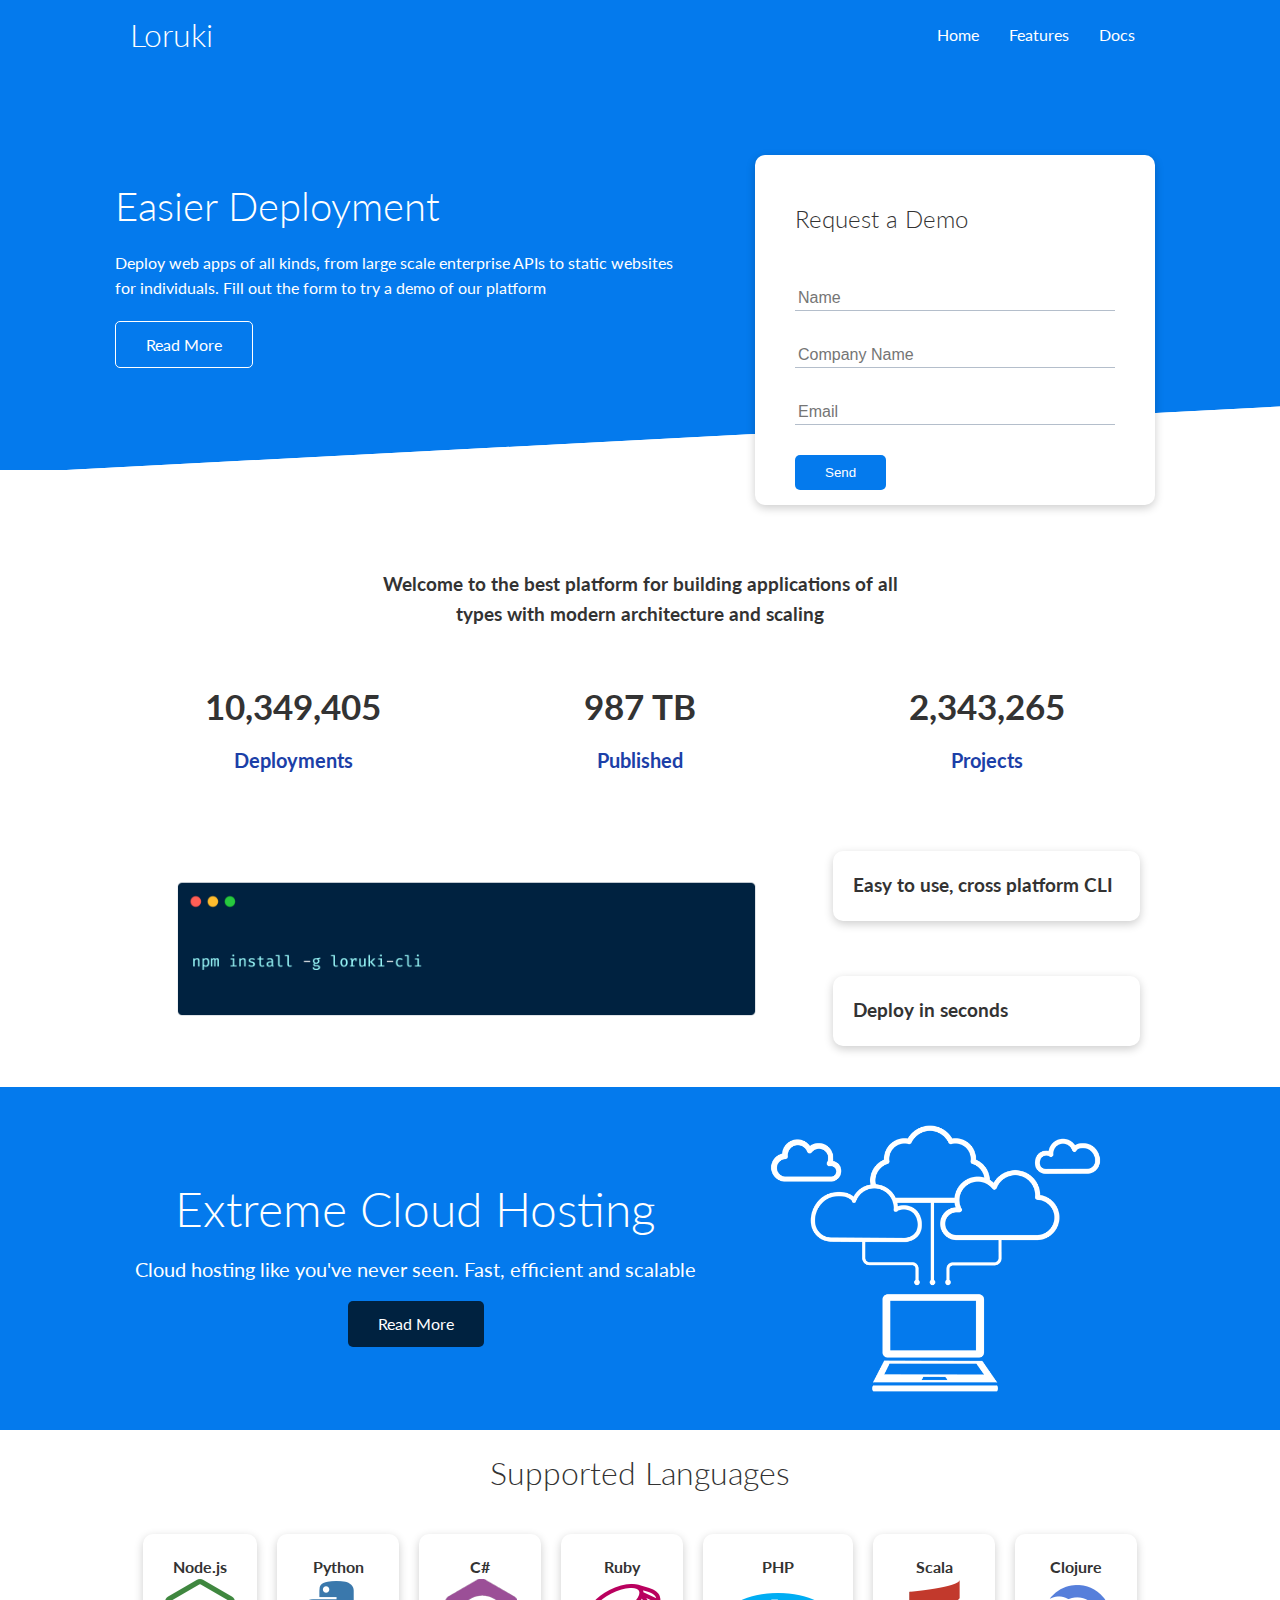
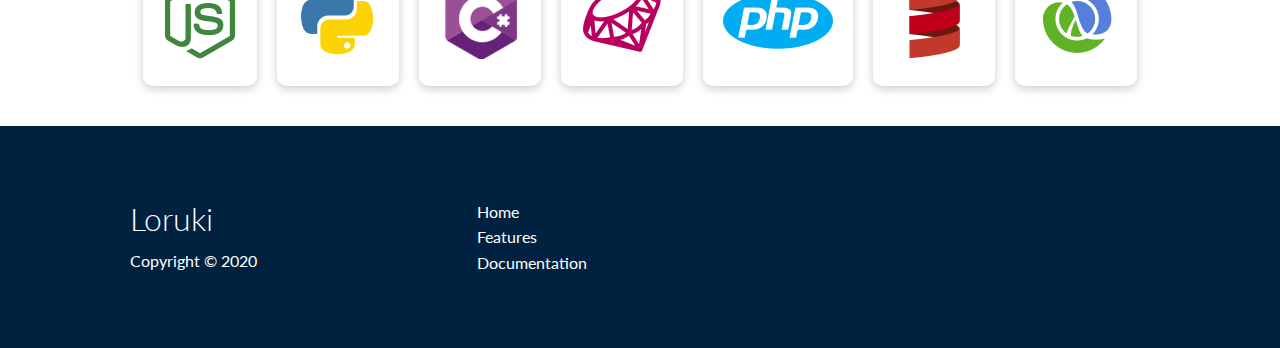
<file: index.html>
<!DOCTYPE html>
<html lang="en">
  <head>
    <meta charset="UTF-8" />
    <meta name="viewport" content="width=device-width, initial-scale=1.0" />
    <link
      rel="stylesheet"
      href="https://cdnjs.cloudflare.com/ajax/libs/font-awesome/5.15.2/css/all.min.css"
      integrity="sha512-HK5fgLBL+xu6dm/Ii3z4xhlSUyZgTT9tuc/hSrtw6uzJOvgRr2a9jyxxT1ely+B+xFAmJKVSTbpM/CuL7qxO8w=="
      crossorigin="anonymous"
    />
    <title>Loruki | Cloud Hosting For Everyone</title>
    <link rel="stylesheet" href="css/utilities.css" />
    <link rel="stylesheet" href="css/style.css" />
  </head>
  <body>
    <!-- Navbar -->
    <div class="navbar">
      <div class="container flex">
        <h1 class="logo">Loruki</h1>
        <nav>
          <ul>
            <li><a href="index.html">Home</a></li>
            <li><a href="features.html">Features</a></li>
            <li><a href="docs.html">Docs</a></li>
          </ul>
        </nav>
      </div>
    </div>

    <!-- Showcase -->
    <section class="showcase">
      <div class="container grid">
        <div class="showcase-text">
          <h1>Easier Deployment</h1>
          <p>
            Deploy web apps of all kinds, from large scale enterprise APIs to
            static websites for individuals. Fill out the form to try a demo of
            our platform
          </p>
          <a href="features.html" class="btn btn-outline">Read More</a>
        </div>

        <div class="showcase-form card">
          <h2>Request a Demo</h2>
          <form
            name="contact"
            netlify-honeypot="bot-field"
            method="POST"
            data-netlify="true"
          >
            <input type="hidden" name="form-name" value="contact" />
            <p class="hidden">
              <label
                >Don’t fill this out if you're human: <input name="bot-field"
              /></label>
            </p>
            <div class="form-control">
              <input type="text" name="name" placeholder="Name" required />
            </div>
            <div class="form-control">
              <input
                type="text"
                name="company"
                placeholder="Company Name"
                required
              />
            </div>
            <div class="form-control">
              <input type="email" name="email" placeholder="Email" required />
            </div>
            <input type="submit" value="Send" class="btn btn-primary" />
          </form>
        </div>
      </div>
    </section>

    <!-- Stats -->
    <section class="stats">
      <div class="container">
        <h3 class="stats-heading text-center my-1">
          Welcome to the best platform for building applications of all types
          with modern architecture and scaling
        </h3>

        <div class="grid grid-3 text-center my-4">
          <div>
            <i class="fas fa-server fa-3x"></i>
            <h3>10,349,405</h3>
            <p class="text-secondary">Deployments</p>
          </div>
          <div>
            <i class="fas fa-upload fa-3x"></i>
            <h3>987 TB</h3>
            <p class="text-secondary">Published</p>
          </div>
          <div>
            <i class="fas fa-project-diagram fa-3x"></i>
            <h3>2,343,265</h3>
            <p class="text-secondary">Projects</p>
          </div>
        </div>
      </div>
    </section>

    <!-- CLI -->
    <section class="cli">
      <div class="container grid">
        <img src="images/cli.png" alt="" />
        <div class="card">
          <h3>Easy to use, cross platform CLI</h3>
        </div>
        <div class="card">
          <h3>Deploy in seconds</h3>
        </div>
      </div>
    </section>

    <!-- Cloud -->
    <section class="cloud bg-primary my-2 py-2">
      <div class="container grid">
        <div class="text-center">
          <h2 class="lg">Extreme Cloud Hosting</h2>
          <p class="lead my-1">
            Cloud hosting like you've never seen. Fast, efficient and scalable
          </p>
          <a href="features.html" class="btn btn-dark">Read More</a>
        </div>
        <img src="images/cloud.png" alt="" />
      </div>
    </section>

    <!-- Languages -->
    <section class="languages">
      <h2 class="md text-center my-2">Supported Languages</h2>
      <div class="container flex">
        <div class="card">
          <h4>Node.js</h4>
          <img src="images/logos/node.png" alt="" />
        </div>
        <div class="card">
          <h4>Python</h4>
          <img src="images/logos/python.png" alt="" />
        </div>
        <div class="card">
          <h4>C#</h4>
          <img src="images/logos/csharp.png" alt="" />
        </div>
        <div class="card">
          <h4>Ruby</h4>
          <img src="images/logos/ruby.png" alt="" />
        </div>
        <div class="card">
          <h4>PHP</h4>
          <img src="images/logos/php.png" alt="" />
        </div>
        <div class="card">
          <h4>Scala</h4>
          <img src="images/logos/scala.png" alt="" />
        </div>
        <div class="card">
          <h4>Clojure</h4>
          <img src="images/logos/clojure.png" alt="" />
        </div>
      </div>
    </section>

    <!-- Footer -->
    <footer class="footer bg-dark py-5">
      <div class="container grid grid-3">
        <div>
          <h1>Loruki</h1>
          <p>Copyright &copy; 2020</p>
        </div>
        <nav>
          <ul>
            <li><a href="index.html">Home</a></li>
            <li><a href="features.html">Features</a></li>
            <li><a href="docs.html">Documentation</a></li>
          </ul>
        </nav>
        <div class="social">
          <a href="#"><i class="fab fa-github fa-2x"></i></a>
          <a href="#"><i class="fab fa-facebook fa-2x"></i></a>
          <a href="#"><i class="fab fa-instagram fa-2x"></i></a>
          <a href="#"><i class="fab fa-twitter fa-2x"></i></a>
        </div>
      </div>
    </footer>
  </body>
</html>
</file>
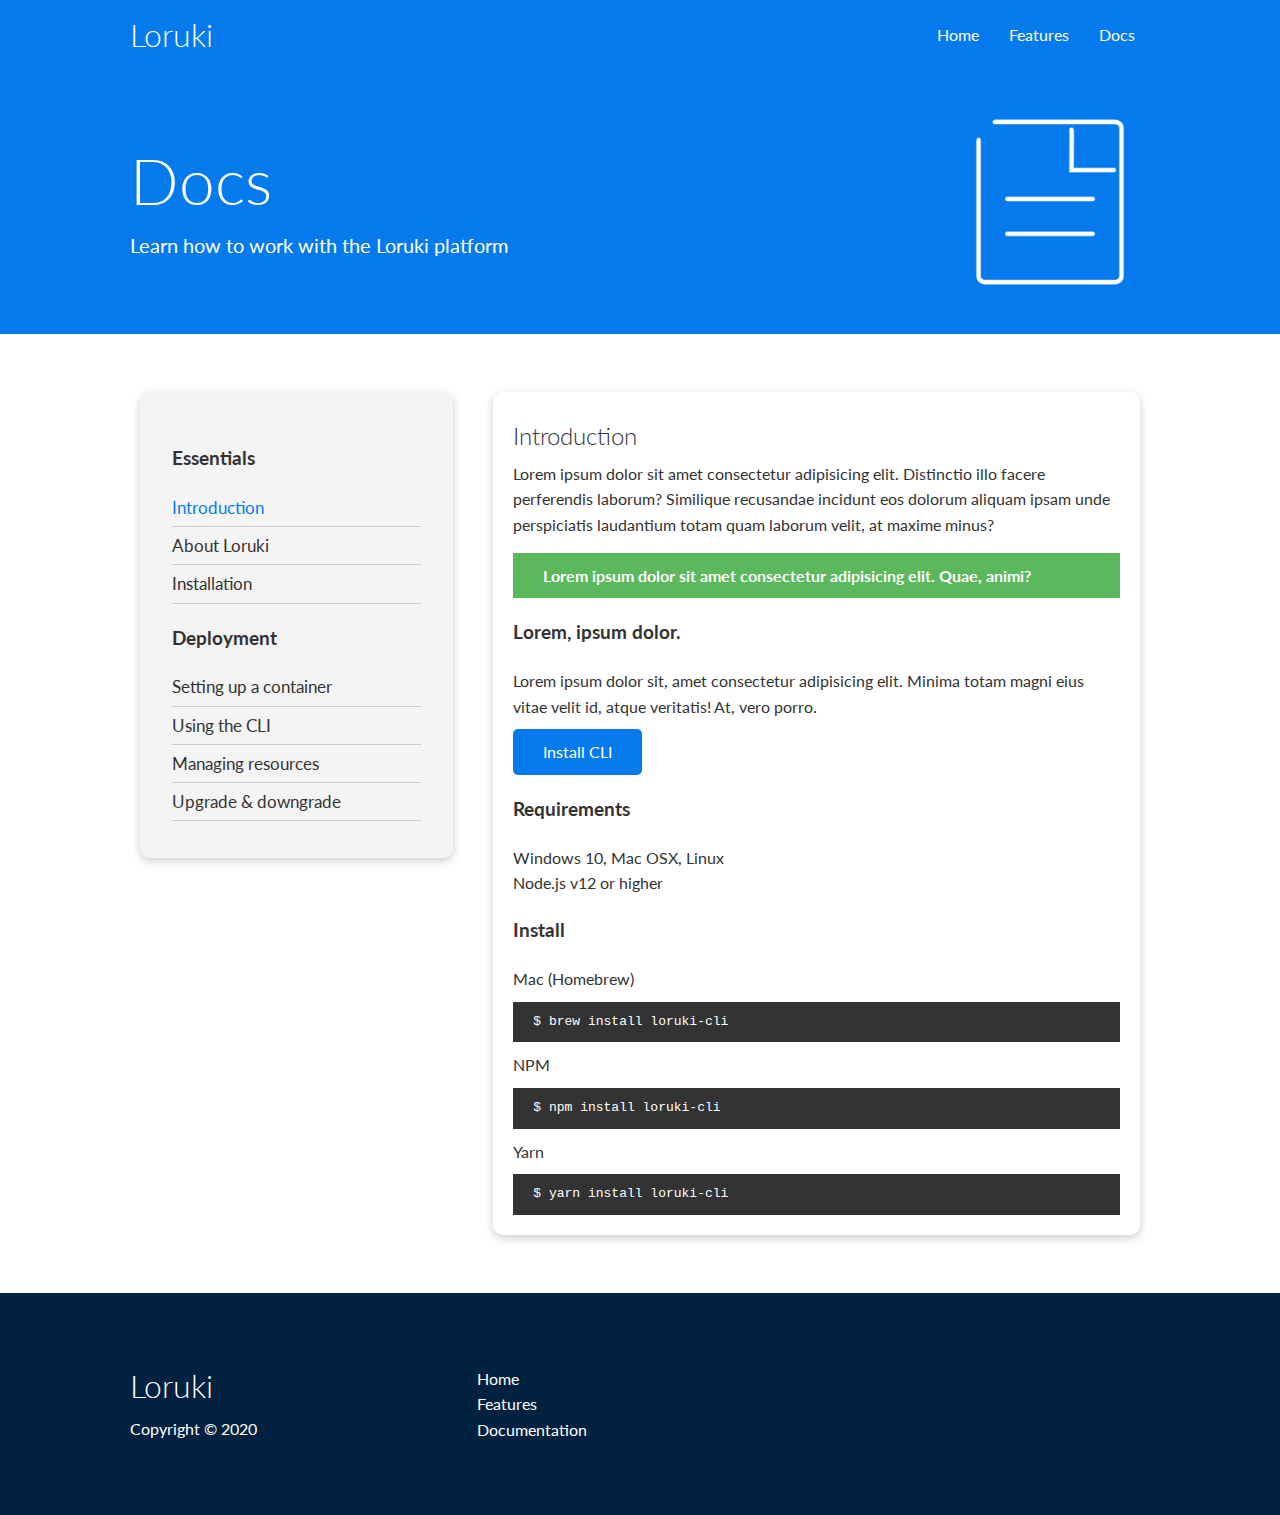
<file: docs.html>
<!DOCTYPE html>
<html lang="en">
<head>
  <meta charset="UTF-8">
  <meta name="viewport" content="width=device-width, initial-scale=1.0">
  <link rel="stylesheet" href="https://cdnjs.cloudflare.com/ajax/libs/font-awesome/5.15.2/css/all.min.css" integrity="sha512-HK5fgLBL+xu6dm/Ii3z4xhlSUyZgTT9tuc/hSrtw6uzJOvgRr2a9jyxxT1ely+B+xFAmJKVSTbpM/CuL7qxO8w==" crossorigin="anonymous" />
  <title>Loruki | Cloud Hosting For Everyone</title>
  <link rel="stylesheet" href="css/utilities.css">
  <link rel="stylesheet" href="css/style.css">
</head>
<body>
  <!-- Navbar -->
  <div class="navbar">
    <div class="container flex">
      <h1 class="logo">Loruki</h1>
      <nav>
        <ul>
          <li><a href="index.html">Home</a></li>
          <li><a href="features.html">Features</a></li>
          <li><a href="docs.html">Docs</a></li>
        </ul>
      </nav>
    </div>
  </div>

  <!-- Head Area -->
  <section class="docs-head bg-primary py-3">
    <div class="container grid">
      <div>
        <h1 class="xl">Docs</h1>
        <p class="lead">Learn how to work with the Loruki platform</p>
      </div>
      <img src="images/docs.png" alt="">
    </div>
  </section>

  <!-- Docs main -->
  <section class="docs-main my-4">
    <div class="container grid">
      <div class="card bg-light p-3">
        <h3 class="my-2">Essentials</h3>
        <nav>
          <ul>
            <li><a class="text-primary" href="#">Introduction</a></li>
            <li><a href="#">About Loruki</a></li>
            <li><a href="#">Installation</a></li>
          </ul>
        </nav>

        <h3 class="my-2">Deployment</h3>
        <nav>
          <ul>
            <li><a href="#">Setting up a container</a></li>
            <li><a href="#">Using the CLI</a></li>
            <li><a href="#">Managing resources</a></li>
            <li><a href="#">Upgrade & downgrade</a></li>
          </ul>
        </nav>
      </div>
      <div class="card">
        <h2>Introduction</h2>
        <p>Lorem ipsum dolor sit amet consectetur adipisicing elit. Distinctio illo facere perferendis laborum? Similique recusandae incidunt eos dolorum aliquam ipsam unde perspiciatis laudantium totam quam laborum velit, at maxime minus?</p>

        <div class="alert alert-success">
          <i class="fas fa-info"></i> Lorem ipsum dolor sit amet consectetur adipisicing elit. Quae, animi?
        </div>

        <h3>Lorem, ipsum dolor.</h3>
        <p>Lorem ipsum dolor sit, amet consectetur adipisicing elit. Minima totam magni eius vitae velit id, atque veritatis! At, vero porro.</p>
        <a href="#" class="btn btn-primary">Install CLI</a>

        <h3>Requirements</h3>
        <ul>
          <li>Windows 10, Mac OSX, Linux</li>
          <li>Node.js v12 or higher</li>
        </ul>

        <h3>Install</h3>
        <p>Mac (Homebrew)</p>
        <pre><code>$ brew install loruki-cli</code></pre>
        <p>NPM</p>
        <pre><code>$ npm install loruki-cli</code></pre>
        <p>Yarn</p>
        <pre><code>$ yarn install loruki-cli</code></pre>
      </div>
    </div>
  </section>

  <!-- Footer -->
  <footer class="footer bg-dark py-5">
    <div class="container grid grid-3">
      <div>
        <h1>Loruki
        </h1>
        <p>Copyright &copy; 2020</p>
      </div>
      <nav>
        <ul>
          <li><a href="index.html">Home</a></li>
          <li><a href="features.html">Features</a></li>
          <li><a href="docs.html">Documentation</a></li>
        </ul>
      </nav>
      <div class="social">
        <a href="#"><i class="fab fa-github fa-2x"></i></a>
        <a href="#"><i class="fab fa-facebook fa-2x"></i></a>
        <a href="#"><i class="fab fa-instagram fa-2x"></i></a>
        <a href="#"><i class="fab fa-twitter fa-2x"></i></a>
      </div>
    </div>
  </footer>

</body>
</html>
</file>
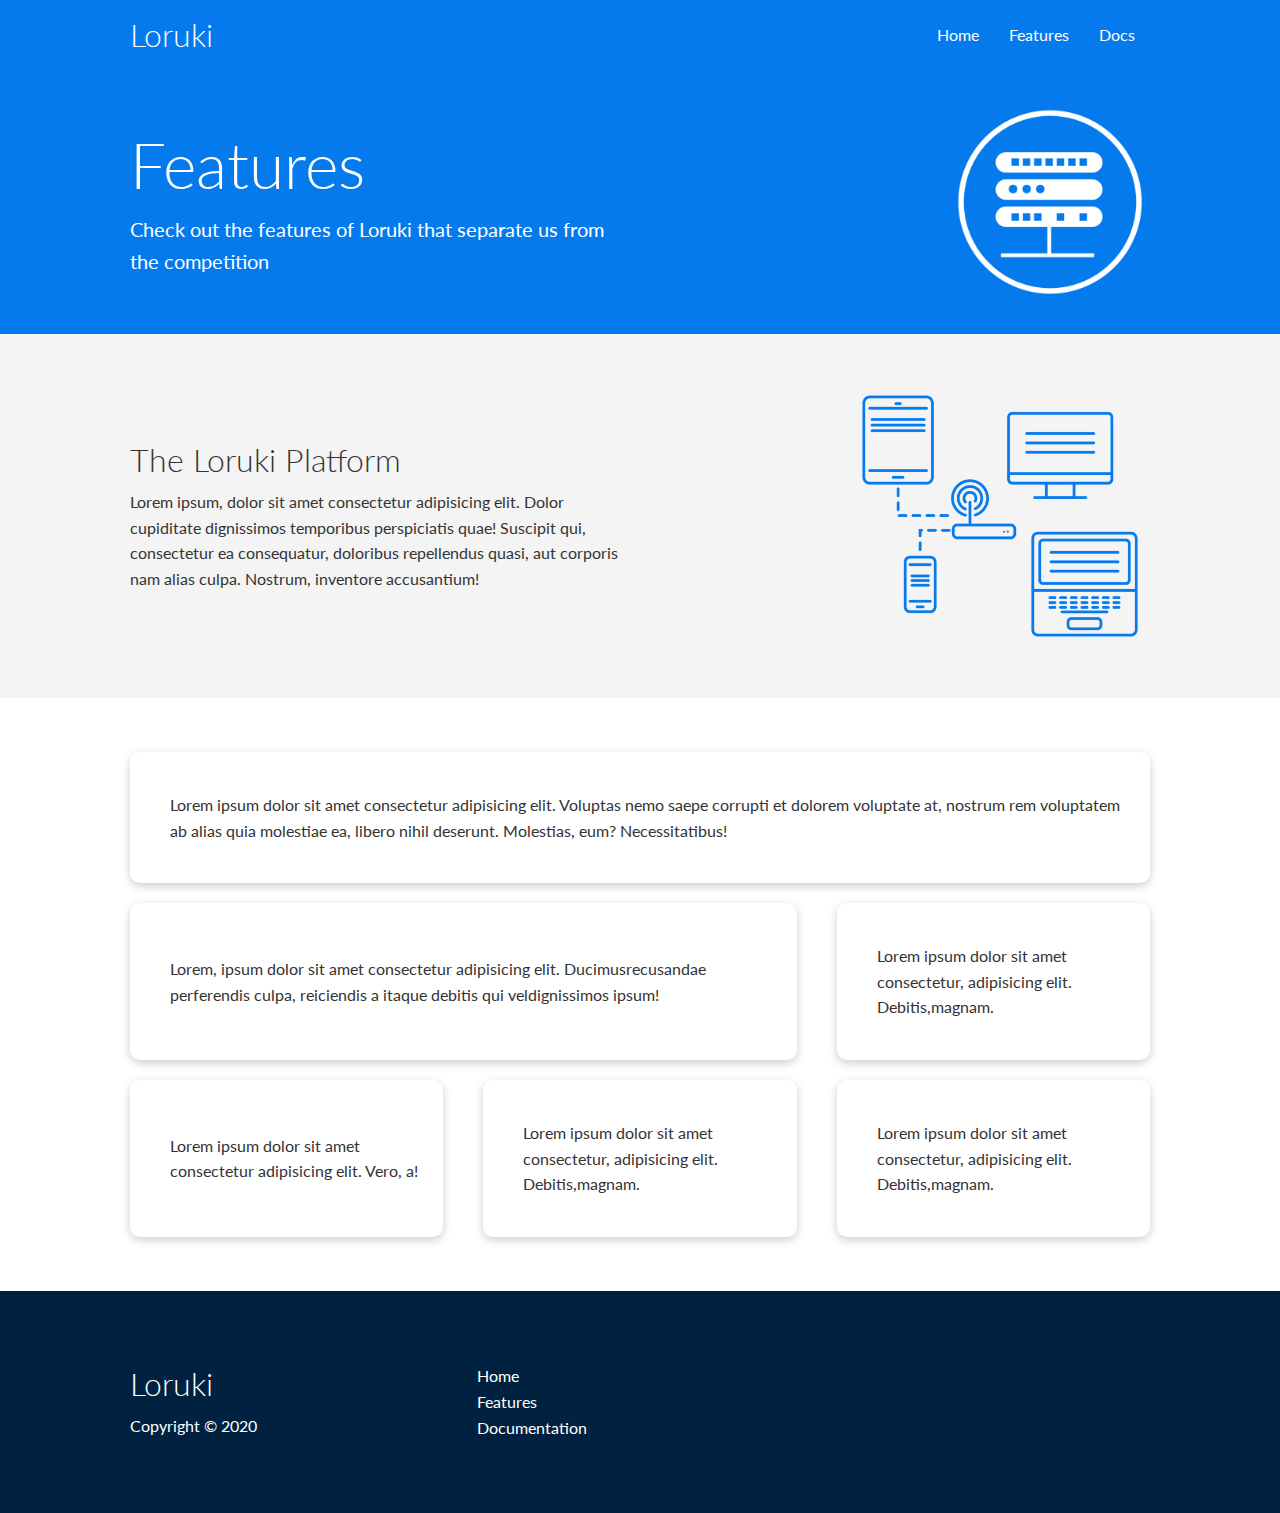
<file: features.html>
<!DOCTYPE html>
<html lang="en">
<head>
  <meta charset="UTF-8">
  <meta name="viewport" content="width=device-width, initial-scale=1.0">
  <link rel="stylesheet" href="https://cdnjs.cloudflare.com/ajax/libs/font-awesome/5.15.2/css/all.min.css" integrity="sha512-HK5fgLBL+xu6dm/Ii3z4xhlSUyZgTT9tuc/hSrtw6uzJOvgRr2a9jyxxT1ely+B+xFAmJKVSTbpM/CuL7qxO8w==" crossorigin="anonymous" />
  <title>Loruki | Cloud Hosting For Everyone</title>
  <link rel="stylesheet" href="css/utilities.css">
  <link rel="stylesheet" href="css/style.css">
</head>
<body>
  <!-- Navbar -->
  <div class="navbar">
    <div class="container flex">
      <h1 class="logo">Loruki</h1>
      <nav>
        <ul>
          <li><a href="index.html">Home</a></li>
          <li><a href="features.html">Features</a></li>
          <li><a href="docs.html">Docs</a></li>
        </ul>
      </nav>
    </div>
  </div>

  <!-- Head Area -->
  <section class="features-head bg-primary py-3">
    <div class="container grid">
      <div>
        <h1 class="xl">Features</h1>
        <p class="lead">Check out the features of Loruki that separate us from the competition</p>
      </div>
      <img src="images/server.png" alt="">
    </div>
  </section>

  <!-- Sub head -->
  <section class="features-sub-head bg-light py-3">
    <div class="container grid">
      <div>
        <h1 class="md">The Loruki Platform</h1>
        <p>Lorem ipsum, dolor sit amet consectetur adipisicing elit. Dolor cupiditate dignissimos temporibus perspiciatis quae! Suscipit qui, consectetur ea consequatur, doloribus repellendus quasi, aut corporis nam alias culpa. Nostrum, inventore accusantium! </p>
      </div>
      <img src="images/server2.png" alt="">
    </div>
  </section>

  <section class="features-main my-2">
    <div class="container grid grid-3">
      <div class="card flex">
        <i class="fas fa-server fa-3x"></i>
        <p>Lorem ipsum dolor sit amet consectetur adipisicing elit. Voluptas nemo saepe corrupti et dolorem voluptate at, nostrum rem voluptatem ab alias quia molestiae ea, libero nihil deserunt. Molestias, eum? Necessitatibus!</p>
      </div>
      <div class="card flex">
        <i class="fas fa-network-wired fa-3x"></i>
        <p>Lorem, ipsum dolor sit amet consectetur adipisicing elit. Ducimusrecusandae perferendis culpa, reiciendis a itaque debitis qui veldignissimos ipsum!</p>
      </div>
      <div class="card flex">
        <i class="fas fa-laptop-code fa-3x"></i>
        <p>Lorem ipsum dolor sit amet consectetur, adipisicing elit. Debitis,magnam.</p>
      </div>
      <div class="card flex">
        <i class="fas fa-database fa-3x"></i>
        <p>Lorem ipsum dolor sit amet consectetur adipisicing elit. Vero, a!</p>
      </div>
      <div class="card flex">
        <i class="fas fa-power-off fa-3x"></i>
        <p>Lorem ipsum dolor sit amet consectetur, adipisicing elit. Debitis,magnam.</p>
      </div>
      <div class="card flex">
        <i class="fas fa-upload fa-3x"></i>
        <p>Lorem ipsum dolor sit amet consectetur, adipisicing elit. Debitis,magnam.</p>
      </div>
    </div>
  </section>

  <!-- Footer -->
  <footer class="footer bg-dark py-5">
    <div class="container grid grid-3">
      <div>
        <h1>Loruki
        </h1>
        <p>Copyright &copy; 2020</p>
      </div>
      <nav>
        <ul>
          <li><a href="index.html">Home</a></li>
          <li><a href="features.html">Features</a></li>
          <li><a href="docs.html">Documentation</a></li>
        </ul>
      </nav>
      <div class="social">
        <a href="#"><i class="fab fa-github fa-2x"></i></a>
        <a href="#"><i class="fab fa-facebook fa-2x"></i></a>
        <a href="#"><i class="fab fa-instagram fa-2x"></i></a>
        <a href="#"><i class="fab fa-twitter fa-2x"></i></a>
      </div>
    </div>
  </footer>

</body>
</html>
</file>
<file: css/utilities.css>
.container {
  max-width: 1100px;
  margin: 0 auto;
  overflow: auto;
  padding: 0 40px;
}

.card {
  background-color: #fff;
  color: #333;
  border-radius: 10px;
  box-shadow: 0 3px 10px rgba(0, 0, 0, 0.2);
  padding: 20px;
  margin: 10px;
}

.btn {
  display: inline-block;
  padding: 10px 30px;
  cursor: pointer;
  background-color: var(--primary-color);
  color: #fff;
  border: none;
  border-radius: 5px;
}

.btn:hover {
  transform: scale(0.98);
}

.btn-outline {
  background-color: transparent;
  border: 1px solid #fff;
}

/* Backgrounds, Buttons */
.bg-primary,
.btn-primary {
  background-color: var(--primary-color);
  color: #fff;
}

.bg-secondary,
.btn-secondary {
  background-color: var(--secondary-color);
  color: #fff;
}

.bg-dark,
.btn-dark {
  background-color: var(--dark-color);
  color: #fff;
}

.bg-light,
.btn-light {
  background-color: var(--light-color);
  color: #333;
}

.bg-primary a,
.btn-primary a,
.bg-secondary a,
.btn-secondary a,
.bg-dark a,
.btn-dark a {
  color: #fff;
}

/* Text colors */

.text-primary {
  color: var(--primary-color);
}

.text-secondary {
  color: var(--secondary-color);
}

.text-dark {
  color: var(--dark-color);
}

.text-light {
  color: var(--light-color);
}

/* Text Sizes */

.lead {
  font-size: 20px;
}

.sm {
  font-size: 1rem;
}
.md {
  font-size: 2rem;
}
.lg {
  font-size: 3rem;
}
.xl {
  font-size: 4rem;
}

.text-center {
  text-align: center;
}

/* Alerts */
.alert {
  background-color: var(--light-color);
  padding: 10px 20px;
  font-weight: bold;
  margin: 15px 0;
}

.alert i {
  margin-right: 10px;
}

.alert-success {
  background-color: var(--success-color);
  color: #fff;
}

.alert-error {
  background-color: var(--error-color);
  color: #fff;
}

/* Layouts */
.flex {
  display: flex;
  justify-content: center;
  align-items: center;
  height: 100%;
}

.grid {
  display: grid;
  grid-template-columns: repeat(2, 1fr);
  gap: 20px;
  justify-content: center;
  align-items: center;
  height: 100%;
}

.grid-3 {
  grid-template-columns: repeat(3, 1fr);
}

/* Margin */
.my-1 {
  margin: 1rem 0;
}
.my-2 {
  margin: 1.5rem 0;
}
.my-3 {
  margin: 2rem 0;
}
.my-4 {
  margin: 3rem 0;
}
.my-5 {
  margin: 4rem 0;
}

.m-1 {
  margin: 1rem;
}
.m-2 {
  margin: 1.5rem;
}
.m-3 {
  margin: 2rem;
}
.m-4 {
  margin: 3rem;
}
.m-5 {
  margin: 4rem;
}

/* Padding */
/* Margin */
.py-1 {
  padding: 1rem 0;
}
.py-2 {
  padding: 1.5rem 0;
}
.py-3 {
  padding: 2rem 0;
}
.py-4 {
  padding: 3rem 0;
}
.py-5 {
  padding: 4rem 0;
}

.p-1 {
  padding: 1rem;
}
.p-2 {
  padding: 1.5rem;
}
.p-3 {
  padding: 2rem;
}
.p-4 {
  padding: 3rem;
}
.p-5 {
  padding: 4rem;
}
</file>
<file: css/style.css>
@import url("https://fonts.googleapis.com/css2?family=Lato:wght@300&display=swap");

:root {
  --primary-color: #047aed;
  --secondary-color: #1c3fa8;
  --dark-color: #002240;
  --light-color: #f4f4f4;
  --success-color: #5cb85c;
  --danger-color: #d9534f;
}

* {
  box-sizing: border-box;
  margin: 0;
  padding: 0;
}

body {
  font-family: "Lato", sans-serif;
  line-height: 1.6;
  color: #333;
}

h1,
h2 {
  font-weight: 300;
  line-height: 1.2;
  margin: 10px 0;
}

p {
  margin: 10px 0;
}

ul {
  list-style-type: none;
}

a {
  text-decoration: none;
  color: #333;
}

img {
  width: 100%;
}

code,
pre {
  background-color: #333;
  color: #fff;
  padding: 10px;
}

.hidden {
  visibility: hidden;
  height: 0;
}

/* Navbar */
.navbar {
  background-color: var(--primary-color);
  /* overflow: auto; */
  height: 70px;
  color: #fff;
}

.navbar ul {
  display: flex;
}

.navbar a {
  color: #fff;
  padding: 10px;
  margin: 0 5px;
}

.navbar a:hover {
  border-bottom: 2px solid #fff;
}

.navbar .flex {
  justify-content: space-between;
}

/* Showcase */
.showcase {
  height: 400px;
  background-color: var(--primary-color);
  color: #fff;
  position: relative;
}

.showcase h1 {
  font-size: 40px;
}

.showcase p {
  margin: 20px 0;
}

.showcase .grid {
  overflow: visible;
  grid-template-columns: 55% 45%;
  gap: 30px;
}

.showcase-text {
  animation: slideInFromLeft 1s ease-in-out;
}

.showcase-form {
  position: relative;
  top: 60px;
  height: 350px;
  width: 400px;
  padding: 40px;
  z-index: 100;
  justify-self: flex-end;
  animation: slideInFromRight 1s ease-in-out;
}

.showcase-form .form-control {
  margin: 30px 0;
}

.showcase-form input[type="text"],
.showcase-form input[type="email"] {
  border: 0;
  border-bottom: 1px solid #b4becb;
  width: 100%;
  padding: 3px;
  font-size: 16px;
  outline: none;
}

.showcase::before,
.showcase::after {
  content: "";
  position: absolute;
  height: 100px;
  bottom: -70px;
  right: 0;
  left: 0;
  background-color: #fff;
  transform: skewY(-3deg);
  -webkit-transform: skewY(-3deg);
  -moz-transform: skewY(-4deg);
  -ms-transform: skewY(-4deg);
}

/* Stats */
.stats {
  padding-top: 100px;
  animation: slideInFromBottom 1s ease-in-out;
}

.stats-heading {
  max-width: 550px;
  margin: auto;
}

.stats .grid h3 {
  font-size: 35px;
}

.stats .grid p {
  font-size: 20px;
  font-weight: bold;
}

/* CLI */
.cli .grid {
  grid-template-columns: repeat(3, 1fr);
  grid-template-rows: repeat(2, 1fr);
}

.cli .grid > *:first-child {
  grid-column: 1 / span 2;
  grid-row: 1 / span 2;
}

/* Cloud */
.cloud .grid {
  grid-template-columns: 4fr 3fr;
}

/* Languages */
.languages .flex {
  flex-wrap: wrap;
}

.languages .card {
  text-align: center;
  margin: 18px 10px 40px;
  transition: transform 0.2s ease-in;
}

.languages .card:hover {
  transform: translateY(-15px);
}

.languages .card .h4 {
  font-size: 20px;
  margin-bottom: 10px;
}

/* Features */
.features-head img,
.docs-head img {
  width: 200px;
  justify-self: flex-end;
}

.features-sub-head img {
  width: 300px;
  justify-self: flex-end;
}

.features-main .card > i {
  margin-right: 20px;
}

.features-main .grid {
  padding: 30px;
}

.features-main .grid > *:first-child {
  grid-column: 1 / span 3;
}

.features-main .grid > *:nth-child(2) {
  grid-column: 1 / span 2;
}

/* Docs */
.docs-main h3 {
  margin: 20px 0;
}

.docs-main .grid {
  grid-template-columns: 1fr 2fr;
  align-items: flex-start;
}

.docs-main nav li {
  font-size: 17px;
  padding-bottom: 5px;
  margin-bottom: 5px;
  border-bottom: 1px solid #ccc;
}

.docs-main a:hover {
  font-weight: bold;
}

/* Footer */
.footer .social a {
  margin: 0 10px;
}

/* Animations */
@keyframes slideInFromLeft {
  0% {
    transform: translateX(-100%);
  }
  100% {
    transform: translateX(0);
  }
}

@keyframes slideInFromRight {
  0% {
    transform: translateX(100%);
  }
  100% {
    transform: translateX(0);
  }
}

@keyframes slideInFromTop {
  0% {
    transform: translateY(-100%);
  }
  100% {
    transform: translateY(0);
  }
}

@keyframes slideInFromBottom {
  0% {
    transform: translateY(100%);
  }
  100% {
    transform: translateY(0);
  }
}

/* Media Queries for Tablet and under */
@media (max-width: 768px) {
  .grid,
  .showcase .grid,
  .stats .grid,
  .cli .grid,
  .cloud .grid,
  .features-main .grid,
  .docs-main .grid {
    grid-template-columns: 1fr;
    grid-template-rows: 1fr;
  }

  .showcase {
    height: auto;
  }

  .showcase-text {
    text-align: center;
    margin-top: 40px;
    animation-name: slideInFromTop;
  }

  .showcase-form {
    justify-self: center;
    margin: auto;
    animation-name: slideInFromBottom;
  }

  .stats .grid > *:first-child,
  .stats .grid > *:last-child {
    animation: slideInFromLeft 1s ease-in-out;
  }

  .stats .grid > *:nth-child(2) {
    animation: slideInFromRight 1s ease-in-out;
  }

  .cli .grid > *:first-child {
    grid-column: 1;
    grid-row: 1;
  }

  .features-head,
  .features-sub-head,
  .docs-head {
    text-align: center;
  }

  .features-head img,
  .features-sub-head img,
  .docs-head img {
    justify-self: center;
  }

  .features-main .grid > *:first-child,
  .features-main .grid > *:nth-child(2) {
    grid-column: 1;
  }
}

/* Media Queries for Mobile */
@media (max-width: 500px) {
  .navbar {
    height: 110px;
  }
  .navbar .flex {
    flex-direction: column;
  }
  .navbar ul {
    padding: 10px;
    background-color: rgba(0, 0, 0, 0.1);
  }

  .showcase-form {
    width: 300px;
  }
}
</file>
